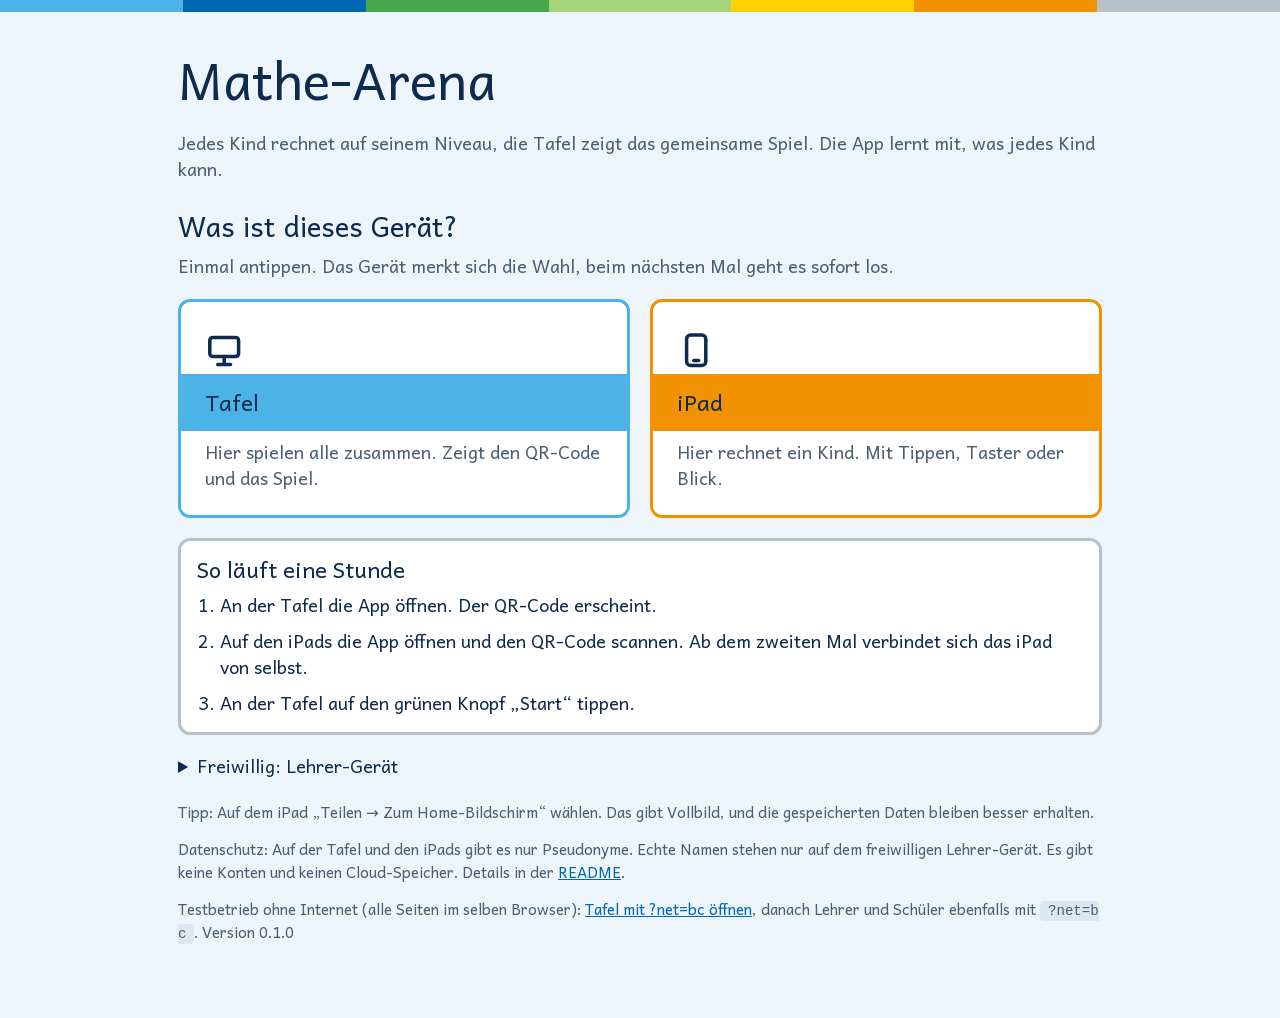
<file: index.html>
<!doctype html>
<html lang="de">
<head>
<meta charset="utf-8">
<meta name="viewport" content="width=device-width, initial-scale=1">
<meta name="apple-mobile-web-app-capable" content="yes">
<meta name="apple-mobile-web-app-title" content="Mathe-Arena">
<title>Mathe-Arena</title>
<link rel="stylesheet" href="design.css?v=3">
<link rel="stylesheet" href="css/style.css?v=13">
</head>
<body class="theme-jugend">
<div class="band" aria-hidden="true"><i></i><i></i><i></i><i></i><i></i><i></i><i></i></div>
<div class="home">
  <h1>Mathe-Arena</h1>
  <p class="muted">Jedes Kind rechnet auf seinem Niveau, die Tafel zeigt das gemeinsame Spiel. Die App lernt mit, was jedes Kind kann.</p>

  <h2 style="margin-top:28px">Was ist dieses Gerät?</h2>
  <p class="muted" style="margin-top:0">Einmal antippen. Das Gerät merkt sich die Wahl, beim nächsten Mal geht es sofort los.</p>
  <div class="tiles">
    <a class="tile" id="lTafel" href="tafel.html" data-role="tafel"><div class="ic"><i data-ic="tv"></i></div><h2>Tafel</h2><div class="muted">Hier spielen alle zusammen. Zeigt den QR-Code und das Spiel.</div></a>
    <a class="tile" id="lSchueler" href="schueler.html" data-role="schueler"><div class="ic"><i data-ic="tablet"></i></div><h2>iPad</h2><div class="muted">Hier rechnet ein Kind. Mit Tippen, Taster oder Blick.</div></a>
  </div>

  <div class="card">
    <h3 style="margin-top:0">So läuft eine Stunde</h3>
    <ol class="steps">
      <li><b>An der Tafel</b> die App öffnen. Der QR-Code erscheint.</li>
      <li><b>Auf den iPads</b> die App öffnen und den QR-Code scannen. Ab dem zweiten Mal verbindet sich das iPad von selbst.</li>
      <li><b>An der Tafel</b> auf den grünen Knopf <b>„Start“</b> tippen.</li>
    </ol>
  </div>

  <details style="margin-top:18px">
    <summary><b>Freiwillig: Lehrer-Gerät</b></summary>
    <p class="muted">Für die echten Namen der Kinder, eine Sicherung der Lernstände und die Steuerung vom Platz aus. Zum Spielen wird es nicht gebraucht. Auf iPad, Mac oder Windows-Rechner öffnen.</p>
    <a class="btn" id="lLehrer" href="lehrer.html" data-role="lehrer"><i data-ic="person"></i> Lehrer-Gerät öffnen</a>
  </details>

  <p class="small muted" style="margin-top:22px">Tipp: Auf dem iPad „Teilen → Zum Home-Bildschirm“ wählen. Das gibt Vollbild, und die gespeicherten Daten bleiben besser erhalten.</p>
  <p class="small muted">Datenschutz: Auf der Tafel und den iPads gibt es nur Pseudonyme. Echte Namen stehen nur auf dem freiwilligen Lehrer-Gerät. Es gibt keine Konten und keinen Cloud-Speicher. Details in der <a href="https://github.com/Walteroelf/Mathe-Arena#readme">README</a>.</p>
  <p class="small muted">Testbetrieb ohne Internet (alle Seiten im selben Browser): <a id="lTest" href="tafel.html?net=bc">Tafel mit ?net=bc öffnen</a>, danach Lehrer und Schüler ebenfalls mit <code>?net=bc</code>. Version <span id="ver"></span></p>
  <p class="small muted" id="roleLine"></p>
</div>
<script src="js/common.js?v=5"></script>
<script>
  document.getElementById('ver').textContent = MR.VERSION;
  var PAGES = { tafel: 'tafel.html', schueler: 'schueler.html', lehrer: 'lehrer.html' };
  var NAMES = { tafel: 'Tafel', schueler: 'iPad', lehrer: 'Lehrer-Gerät' };
  var role = MR.store.get('mr.role', null);
  var wechseln = location.search.indexOf('wechseln') >= 0;
  if (role && PAGES[role] && !wechseln) {
    location.replace(PAGES[role] + MR.netQuery);          // Gerät kennt seine Rolle: gleich weiter
  } else if (role && PAGES[role]) {
    document.getElementById('roleLine').innerHTML = 'Dieses Gerät ist bisher: <b>' + NAMES[role] + '</b>. <a href="#" id="roleReset">Auswahl vergessen</a>';
    document.getElementById('roleReset').onclick = function (e) { e.preventDefault(); MR.store.del('mr.role'); location.href = 'index.html'; };
  }
  document.querySelectorAll('[data-role]').forEach(function (a) {
    a.addEventListener('click', function () { MR.store.set('mr.role', a.dataset.role); a.href = PAGES[a.dataset.role] + MR.netQuery; });
  });
</script>
</body>
</html>
</file>
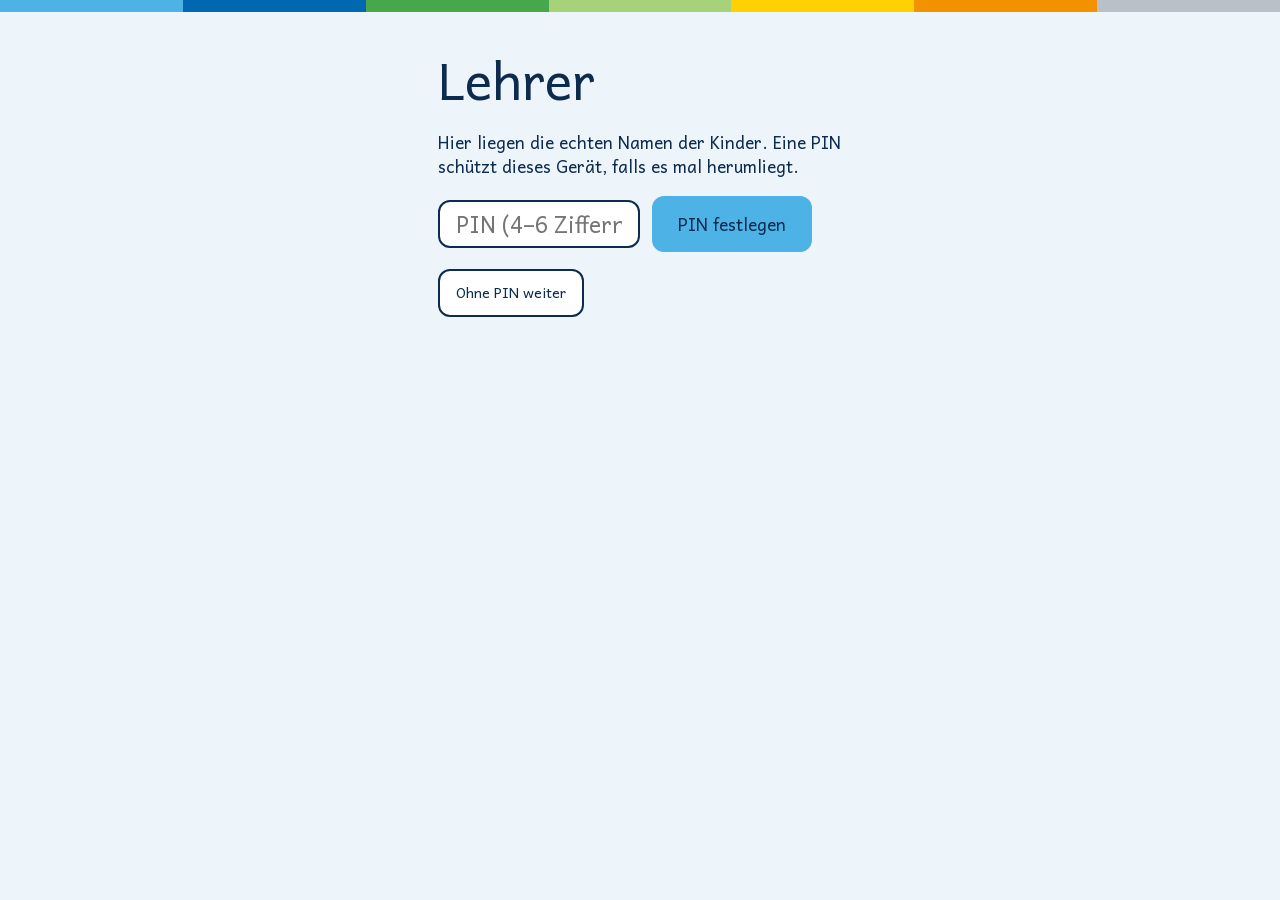
<file: lehrer.html>
<!doctype html>
<html lang="de">
<head>
<meta charset="utf-8">
<meta name="viewport" content="width=device-width, initial-scale=1, viewport-fit=cover">
<meta name="apple-mobile-web-app-capable" content="yes">
<meta name="mobile-web-app-capable" content="yes">
<meta name="apple-mobile-web-app-title" content="Mathe-Arena Lehrer">
<title>Mathe-Arena · Lehrer</title>
<link rel="stylesheet" href="design.css?v=3">
<link rel="stylesheet" href="css/style.css?v=13">
</head>
<body class="teacher theme-jugend">

<div class="band" aria-hidden="true"><i></i><i></i><i></i><i></i><i></i><i></i><i></i></div>
<div id="gate" class="home" style="max-width:440px"></div>

<div id="app" class="hidden">
  <div class="tbar">
    <a href="index.html?wechseln" class="small muted" style="text-decoration:none"><i data-ic="back"></i> Start</a> <b>Lehrer-Gerät</b> <span class="small muted">(freiwillig)</span>
    <span id="chipTafel" class="small"></span>
    <div class="tabs">
      <button data-tab="runde" class="on">Runde</button>
      <button data-tab="klasse">Klasse</button>
      <button data-tab="sicherung">Sicherung</button>
      <button data-tab="hilfe">Hilfe</button>
    </div>
    <button class="btn small" id="lockBtn" style="margin-left:auto"><i data-ic="lock"></i> Sperren</button>
  </div>
  <div class="tmain">
    <div id="bannerBox"></div>

    <section id="tab-runde">
      <div class="card" id="pairCard">
        <h2 style="margin-top:0">Mit der Tafel verbinden</h2>
        <p class="muted" style="margin-top:0">Das Lehrer-Gerät ist freiwillig. Gespielt wird auch ohne. Hier liegen die echten Namen, die Sicherung und die Fernsteuerung.</p>
        <ol class="steps">
          <li><b>An der Tafel</b> (oder auf dem Gerät, das die Tafel sein soll) diese Seite öffnen:<br><code id="tafelUrl"></code>
            <div class="row" style="margin-top:8px"><button class="btn small" id="copyUrl">Adresse kopieren</button><a class="btn small" id="tafelLink" target="_blank" rel="noopener" style="text-decoration:none">Tafel-Seite hier in neuem Tab öffnen (zum Testen)</a></div></li>
          <li>Dort auf <b>Einstellungen</b> tippen, dann auf <b>„Lehrer-Gerät verbinden“</b>. Es erscheinen ein QR-Code und ein Code.</li>
          <li>Den Code hier eintippen (oder den QR-Code mit der Kamera scannen):
            <div class="row" style="margin-top:8px">
              <input id="pairIn" placeholder="z. B. ABCD-XYZABC" style="text-transform:uppercase;letter-spacing:.1em;width:14em;font-size:1.2rem" autocapitalize="characters" autocomplete="off">
              <button class="btn primary" id="pairGo">Koppeln</button>
              <span id="pairMsg" class="small muted"></span>
            </div></li>
        </ol>
      </div>
      <div class="card" id="ctlCard">
        <div class="row">
          <label>Modus <select id="selMode"><option value="koop">Kooperativ (Klassenziel)</option><option value="wett">Wettbewerb (Fortschrittspunkte)</option><option value="ohne">Ohne Wertung</option></select></label>
          <label>Klassenziel <select id="selGoal"><option value="piste">Rennstrecke</option><option value="wiese">Blumenwiese</option></select></label>
          <label>Dauer <select id="selDur"><option value="60">1 Min. (Test)</option><option value="180">3 Min.</option><option value="300">5 Min.</option><option value="480">8 Min.</option><option value="600">10 Min.</option><option value="900">15 Min.</option></select></label>
          <button class="btn good" id="btnStart"><i data-ic="play"></i> Start</button>
          <button class="btn" id="btnStop"><i data-ic="stop"></i> Beenden</button>
          <button class="btn small" id="btnLobby">Lobby</button>
        </div>
        <div id="phaseLine" class="muted" style="margin-top:8px"></div>
      </div>
      <div id="liveBox"></div>
    </section>

    <section id="tab-klasse" class="hidden"></section>

    <section id="tab-sicherung" class="hidden">
      <div class="card">
        <h3>Sicherung</h3>
        <p id="backInfo" class="muted"></p>
        <p class="small muted">Die Datei enthält die echten Namen und alle Lernstände. Bitte mit Passwort verschlüsseln und selbst aufbewahren (Dateien-App, USB-Stick, eigener Rechner).</p>
        <div class="row"><input id="backPw" type="password" placeholder="Passwort (empfohlen)" autocomplete="new-password">
          <button class="btn primary" id="backExport">Sicherung speichern</button></div>
      </div>
      <div class="card">
        <h3>Sicherung einspielen</h3>
        <p class="small muted">Zum Beispiel beim Umzug auf ein anderes Lehrer-Gerät. Pro Kind gilt der neuere Stand.</p>
        <div class="row"><input id="impFile" type="file" accept=".json,application/json"><input id="impPw" type="password" placeholder="Passwort (falls gesetzt)" autocomplete="off">
          <button class="btn" id="backImport">Einspielen</button></div>
        <div id="impMsg" class="small" style="margin-top:8px"></div>
      </div>
      <div class="card">
        <h3>PIN</h3>
        <div class="row"><input id="newPin" type="password" inputmode="numeric" maxlength="6" placeholder="Neue PIN (4–6 Ziffern)" autocomplete="off"><button class="btn" id="setPin">PIN ändern</button><button class="btn danger small" id="noPin">PIN entfernen</button></div>
      </div>
    </section>

    <section id="tab-hilfe" class="hidden">
      <div class="card">
        <h3>So läuft eine Stunde</h3>
        <ol>
          <li>Tafel: Seite „Tafel“ öffnen. Es erscheint ein QR-Code.</li>
          <li>Dieses Gerät: einmal koppeln (Menü an der Tafel). Das Gerät merkt sich die Tafel.</li>
          <li>Kinder: iPad-App öffnen, QR-Code scannen. Ab dem zweiten Mal verbindet sich das iPad von selbst.</li>
          <li>Hier: Modus und Dauer wählen, Start.</li>
        </ol>
        <p class="muted small">Die Ampel: grün läuft, gelb stockt, blau unterfordert oder Aufstieg möglich, rot hat Hilfe angefordert.</p>
      </div>
      <div class="card">
        <h3>Wo liegen die Daten?</h3>
        <p class="small">Lernstand: auf dem iPad des Kindes (Hauptablage) und als Kopie hier. Echte Namen: nur hier auf diesem Gerät. Die Tafel zeigt nur Pseudonyme und speichert nichts. Dieses Gerät ist für die Klasse „zuständig“: Bitte immer dasselbe Gerät benutzen oder Sicherungen einspielen.</p>
      </div>
    </section>
  </div>
</div>

<div id="modal" class="modal hidden"></div>

<script src="lib/peerjs.min.js"></script>
<script src="js/common.js?v=5"></script>
<script src="js/net.js?v=1"></script>
<script src="js/skills.js?v=5"></script>
<script src="js/engine.js?v=2"></script>
<script src="js/kidsettings.js?v=3"></script>
<script src="js/lehrer.js?v=7"></script>
</body>
</html>
</file>
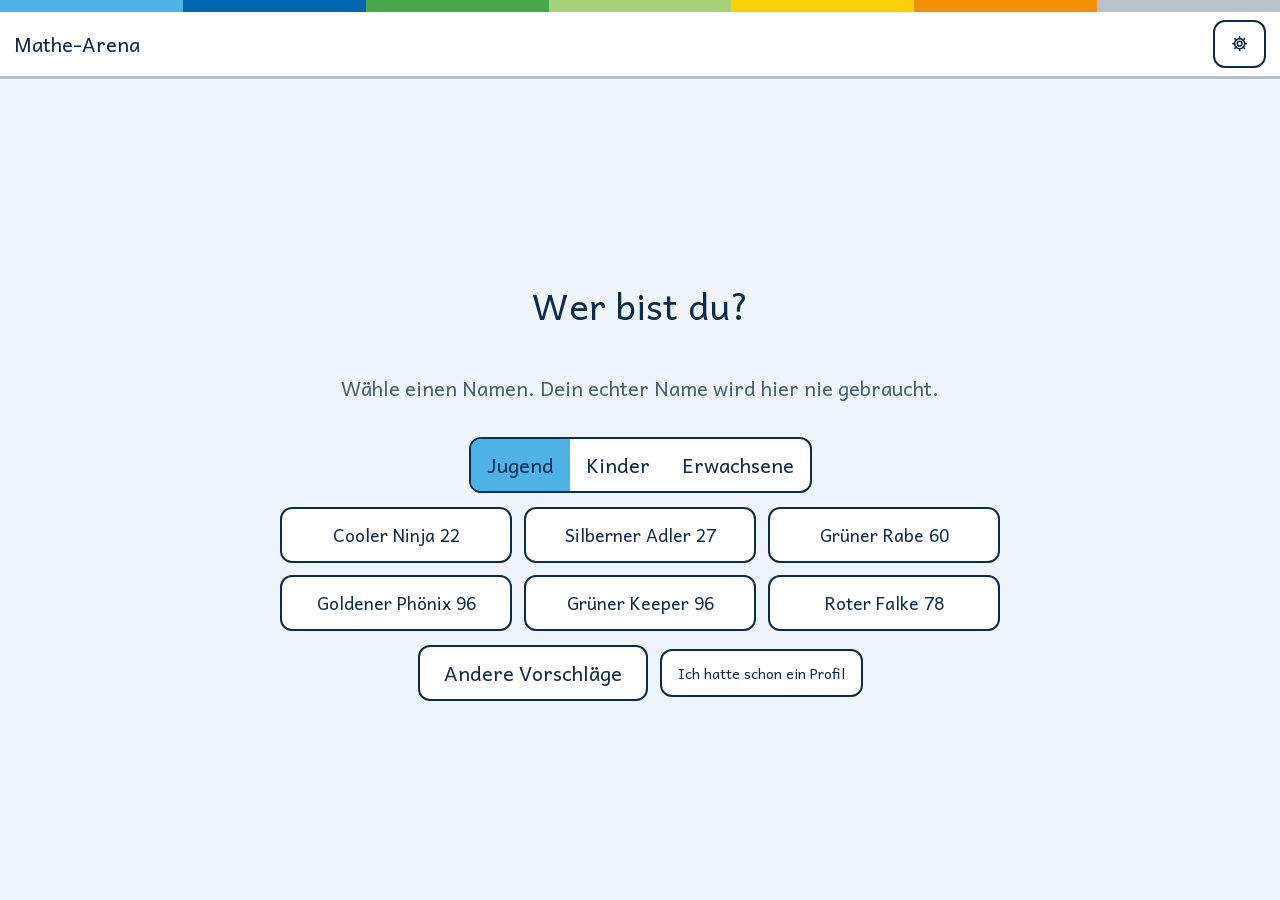
<file: schueler.html>
<!doctype html>
<html lang="de">
<head>
<meta charset="utf-8">
<meta name="viewport" content="width=device-width, initial-scale=1, viewport-fit=cover">
<meta name="apple-mobile-web-app-capable" content="yes">
<meta name="mobile-web-app-capable" content="yes">
<meta name="apple-mobile-web-app-title" content="Mathe-Arena">
<meta name="theme-color" content="#4DB2E6">
<title>Mathe-Arena · iPad</title>
<link rel="stylesheet" href="design.css?v=3">
<link rel="stylesheet" href="css/style.css?v=13">
</head>
<body class="student theme-jugend">
<div class="band" aria-hidden="true"><i></i><i></i><i></i><i></i><i></i><i></i><i></i></div>
<div class="topbar" id="topbar">
  <span class="name" id="tbName">Mathe-Arena</span>
  <span class="small muted" id="tbConn"></span>
  <span class="pts" id="tbPts"></span>
  <button class="btn small" id="gearBtn" aria-label="Einstellungen, 1 Sekunde gedrückt halten"><i data-ic="gear"></i></button>
</div>
<div class="timebar" id="timebar" style="display:none"><i id="timefill" class="bewegung-erlaubt"></i></div>

<section class="screen center" id="scSetup">
  <h1>Wer bist du?</h1>
  <p class="muted">Wähle einen Namen. Dein echter Name wird hier nie gebraucht.</p>
  <div class="seg" id="themeSeg"></div>
  <div class="names" id="nameGrid"></div>
  <div class="row">
    <button class="btn" id="moreNames">Andere Vorschläge</button>
    <button class="btn small" id="restoreBtn">Ich hatte schon ein Profil</button>
  </div>
</section>

<section class="screen center" id="scRoom">
  <h1>Mit der Tafel verbinden</h1>
  <p class="muted">QR-Code an der Tafel scannen oder den Code eintippen.</p>
  <input id="roomIn" maxlength="4" autocapitalize="characters" autocomplete="off" style="font-size:2.4rem;text-align:center;width:9em;letter-spacing:.2em;text-transform:uppercase">
  <div class="row">
    <button class="btn primary" id="roomGo">Verbinden</button>
    <button class="btn" id="soloGo">Allein üben</button>
  </div>
</section>

<section class="screen center" id="scLobby">
  <h1 id="lobHello">Hallo</h1>
  <p id="lobStatus" class="muted"></p>
  <div class="row">
    <button class="btn primary" id="lobSolo">Allein üben</button>
    <button class="btn" id="lobRoom">Verbindung ändern</button>
  </div>
</section>

<section class="screen" id="scPlay">
  <div class="stage" id="stage"></div>
  <div class="bottombar" id="bottombar"></div>
</section>

<section class="screen center" id="scEnd">
  <h1>Runde geschafft</h1>
  <div id="endText" style="font-size:1.4rem;line-height:1.6"></div>
  <button class="btn primary" id="endOk">Weiter</button>
</section>

<div class="settings hidden" id="settings"></div>

<script src="lib/peerjs.min.js"></script>
<script src="js/common.js?v=5"></script>
<script src="js/net.js?v=1"></script>
<script src="js/skills.js?v=5"></script>
<script src="js/engine.js?v=2"></script>
<script src="js/input.js?v=1"></script>
<script src="js/schueler.js?v=5"></script>
</body>
</html>
</file>
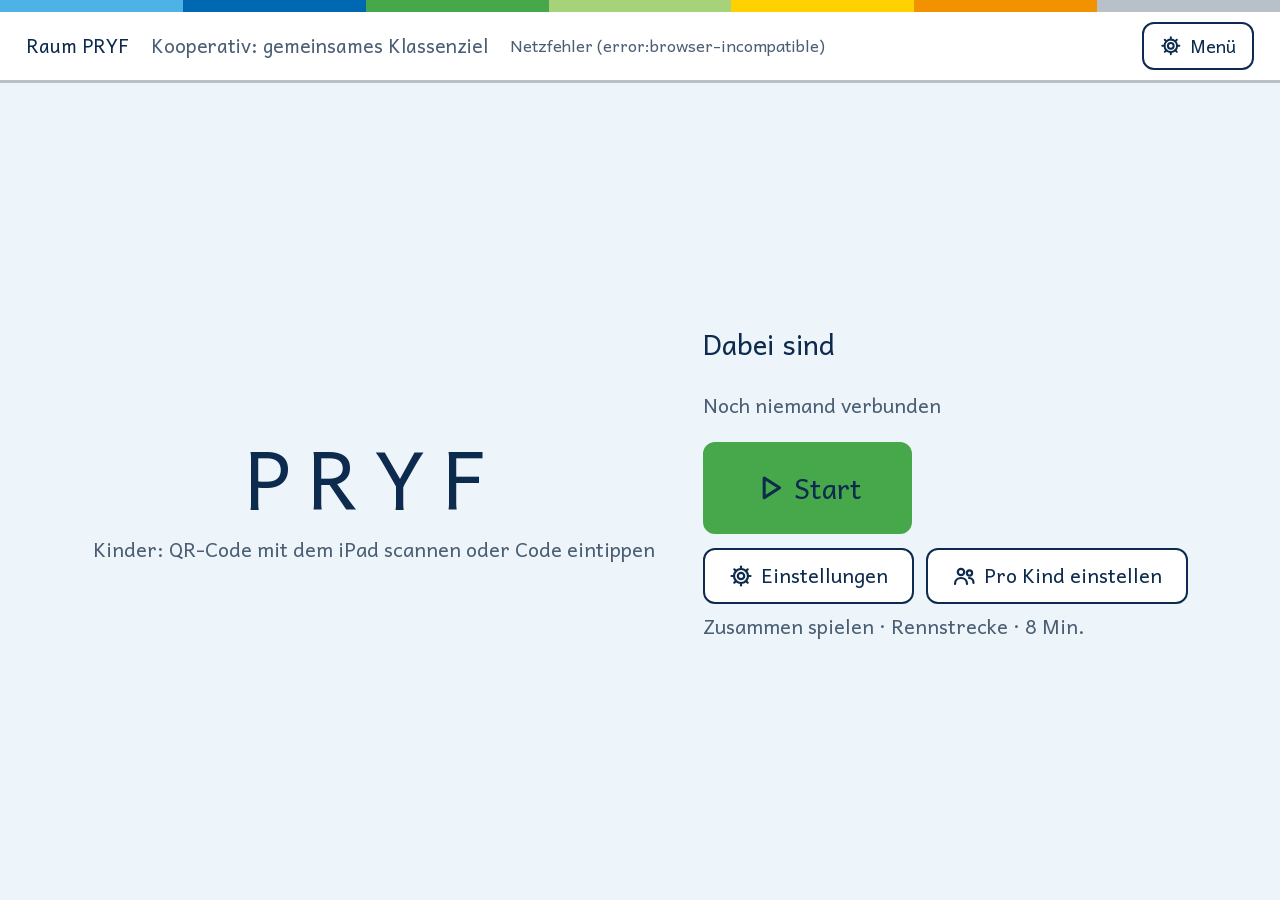
<file: tafel.html>
<!doctype html>
<html lang="de">
<head>
<meta charset="utf-8">
<meta name="viewport" content="width=device-width, initial-scale=1">
<title>Mathe-Arena · Tafel</title>
<link rel="stylesheet" href="design.css?v=3">
<link rel="stylesheet" href="css/style.css?v=13">
</head>
<body class="board theme-jugend">
<div class="band" aria-hidden="true"><i></i><i></i><i></i><i></i><i></i><i></i><i></i></div>
<div class="bbar">
  <div>Raum <b id="roomTag">----</b></div>
  <div id="modeTag" class="muted"></div>
  <div id="netTag" class="muted small"></div>
  <div class="timer" id="timer"></div>
  <button class="gear alertable hidden" id="btnHelp"><i data-ic="hand"></i> Wer braucht Hilfe?</button>
  <button class="gear" id="gear" aria-label="Menü"><i data-ic="gear"></i> Menü</button>
</div>
<div class="bmain">
  <div id="wieseBg" class="hidden" aria-hidden="true">
    <svg id="meadow" viewBox="0 0 1000 420" preserveAspectRatio="xMidYMax meet">
      <rect x="-1200" y="-800" width="3400" height="1220" fill="var(--sky)"/>
      <g class="sun"><circle cx="880" cy="70" r="46" fill="var(--gelb)"/><g stroke="var(--gelb)" stroke-width="8" stroke-linecap="round"><path d="M880 6V-14M880 134V154M816 70H796M944 70H964M835 25L821 11M925 115L939 129M925 25L939 11M835 115L821 129"/></g></g>
      <g fill="#fff" opacity=".9"><ellipse cx="190" cy="80" rx="70" ry="22"/><ellipse cx="240" cy="64" rx="46" ry="22"/><ellipse cx="560" cy="48" rx="60" ry="18"/><ellipse cx="600" cy="36" rx="38" ry="17"/></g>
      <path d="M-1200 160 Q-300 110 200 150 T800 140 T1600 150 L2200 420 L-1200 420Z" fill="var(--hill1)"/>
      <path d="M-1200 205 Q-200 165 300 197 T900 189 T2200 201 L2200 420 L-1200 420Z" fill="var(--hill2)"/>
      <g id="flowers"></g>
      <g id="fx"></g>
    </svg>
    <div id="meadowInfo"></div>
  </div>
  <section class="view" id="vLobby">
    <div style="text-align:center">
      <div id="qrBox"></div>
      <div class="codeBig" id="codeBig">----</div>
      <div class="muted">Kinder: QR-Code mit dem iPad scannen oder Code eintippen</div>
    </div>
    <div style="max-width:46vw">
      <h2>Dabei sind</h2>
      <div class="chips" id="chips"></div>
      <p class="muted" id="lobHint"></p>
      <div style="margin-top:22px"><button class="btn good huge" id="btnGo"><i data-ic="play"></i> Start</button></div>
      <div class="row" style="margin-top:14px"><button class="btn" id="btnMenu"><i data-ic="gear"></i> Einstellungen</button><button class="btn" id="btnKids"><i data-ic="users"></i> Pro Kind einstellen</button></div>
      <p class="muted" id="setSummary" style="margin-top:8px"></p>
    </div>
  </section>
  <section class="view" id="vRun">
    <div id="trackBox">
      <svg id="track" viewBox="0 0 1000 380" preserveAspectRatio="xMidYMid meet">
        <path id="trackBg" d="M 230 60 H 770 A 130 130 0 0 1 770 320 H 230 A 130 130 0 0 1 230 60 Z" fill="none" stroke="var(--panel2)" stroke-width="64" stroke-linejoin="round"/>
        <path id="trackLine" d="M 230 60 H 770 A 130 130 0 0 1 770 320 H 230 A 130 130 0 0 1 230 60 Z" fill="none" stroke="var(--line)" stroke-width="3" stroke-dasharray="14 14"/>
        <path id="trackFill" d="M 230 60 H 770 A 130 130 0 0 1 770 320 H 230 A 130 130 0 0 1 230 60 Z" fill="none" stroke="var(--hellblau)" stroke-width="64" stroke-linejoin="round" stroke-linecap="round"/>
        <rect x="224" y="28" width="12" height="64" fill="#fff" opacity=".9"/>
        <g id="car"><circle r="26" fill="var(--weiss)"/><circle r="22" fill="var(--gelb)"/><path d="M-8 11V-11M-8 -11h15l-3.5 5.5L7 0H-8" fill="none" stroke="var(--dunkelblau)" stroke-width="3" stroke-linecap="round" stroke-linejoin="round"/></g>
      </svg>
      <div id="pct"><b id="pctNum">0 %</b><span id="pctSub"></span></div>
    </div>
    <div id="lanes" class="hidden"></div>
    <div id="ticker"></div>
  </section>
  <section class="view" id="vEnd">
    <h1 id="endHead">Geschafft!</h1>
    <div class="muted" id="endSub" style="font-size:1.6rem"></div>
    <div class="titles" id="titles"></div>
    <div class="chips" id="endChips"></div>
  </section>
</div>

<div class="overlay hidden" id="ovl">
  <div class="card">
    <div class="row"><h2 class="grow">Einstellungen</h2><button class="btn primary" id="ovlClose">Fertig</button></div>
    <div class="row"><label>Spielart <select id="selMode"><option value="koop">Zusammen spielen (Klassenziel)</option><option value="wett">Wettbewerb (Fortschrittspunkte)</option><option value="ohne">Ohne Wertung</option></select></label></div>
    <div class="row"><label>Klassenziel <select id="selGoal"><option value="piste">Rennstrecke</option><option value="wiese">Blumenwiese</option></select></label>
      <label>Dauer <select id="selDur"><option value="60">1 Min. (Test)</option><option value="180">3 Min.</option><option value="300">5 Min.</option><option value="480">8 Min.</option><option value="600">10 Min.</option><option value="900">15 Min.</option></select></label></div>
    <div class="row"><button class="btn" id="btnStop"><i data-ic="stop"></i> Runde beenden</button><button class="btn" id="btnLobby">Zurück zur Lobby</button></div>
    <hr style="border:0;border-top:2px solid var(--line);width:100%">
    <div><b>Lehrer-Gerät (freiwillig)</b><p class="muted small" style="margin:4px 0 0">Für die echten Namen der Kinder, eine Sicherung der Lernstände und die Steuerung vom Platz aus. Zum Spielen wird es nicht gebraucht.</p></div>
    <div class="row"><button class="btn" id="btnPair2"><i data-ic="person"></i> Lehrer-Gerät verbinden</button><span class="small muted" id="teachTag"></span></div>
    <div class="row"><button class="btn small" id="btnNewRoom">Neuen Raum anlegen</button><button class="btn small" id="btnFull">Vollbild</button><a class="btn small" href="index.html?wechseln">Gerät ändern</a></div>
  </div>
</div>

<div class="overlay hidden" id="ovlKids">
  <div class="card">
    <div class="row"><h2 class="grow">Pro Kind einstellen</h2><button class="btn primary" id="kidsClose">Schließen</button></div>
    <p class="muted small" style="margin:0">Eingabeart (Tippen, Taster, Blick), Antwortform, Bereiche und Stufen. Die Einstellungen liegen danach auf dem iPad des Kindes. Nur für die Lehrkraft gedacht.</p>
    <div id="kidsList"></div>
  </div>
</div>

<div class="modal hidden" id="kidModal"></div>

<div class="overlay hidden" id="ovlHelp">
  <div class="card">
    <div class="row"><h2 class="grow">Wer braucht Hilfe?</h2><button class="btn primary" id="helpClose">Schließen</button></div>
    <div id="helpList"></div>
    <p class="muted small">Nur für die Lehrkraft gedacht. Bitte nach dem Hinschauen wieder schließen.</p>
  </div>
</div>

<div class="overlay hidden" id="ovlPair">
  <div class="card">
    <div class="row"><h2 class="grow">Lehrer-Gerät koppeln</h2><button class="btn" id="pairClose">Schließen</button></div>
    <ol class="steps">
      <li>Auf dem Lehrer-Gerät (iPad, Mac oder Windows) diese Seite öffnen:<br><b id="pairUrl"></b></li>
      <li>Dort den QR-Code scannen <i>oder</i> diesen Code eintippen:</li>
    </ol>
    <div id="pairQr"></div>
    <div style="text-align:center"><b style="font-size:2.4rem;letter-spacing:.12em" id="pairCode">------</b></div>
    <p class="muted small">Diesen Code bitte nicht der Klasse zeigen. Nach dem Koppeln schließt sich dieses Fenster von selbst.</p>
  </div>
</div>

<script src="lib/peerjs.min.js"></script>
<script src="lib/qrcode.js"></script>
<script src="js/common.js?v=5"></script>
<script src="js/net.js?v=1"></script>
<script src="js/skills.js?v=5"></script>
<script src="js/engine.js?v=2"></script>
<script src="js/kidsettings.js?v=3"></script>
<script src="js/tafel.js?v=9"></script>
</body>
</html>
</file>
<file: design.css>
/* ==========================================================================
   Gemeinsames Design der Unterrichts-Apps (Förderschule KME)
   Farben angelehnt an Olympia München 1972 (Otl Aicher):
   sieben Farben plus Weiß, kein Rot, kein Schwarz. Regeln: DESIGN.md
   Diese Datei ist in allen Apps gleich. App-eigenes gehört in style.css.
   Version 3 (Dunkelmodus in Mittelblau)
   ========================================================================== */

:root {
  /* Palette */
  --hellblau:    #4DB2E6;  /* Hauptfarbe, Hauptknopf */
  --blau:        #0067B1;  /* nur Schrift, Links, Linien, Symbole auf Weiß, nie als Fläche */
  --gruen:       #46A84A;  /* „Richtig“, Weiter */
  --hellgruen:   #A6D27A;
  --gelb:        #FFD100;  /* Hinweis, Markierung, Fokus */
  --orange:      #F39200;  /* „Schau noch mal“ */
  --silber:      #B9C1C8;
  --weiss:       #FFFFFF;
  --dunkelblau:  #0D2B4E;  /* Schrift statt Schwarz, auf jeder Farbfläche */

  /* Fachfarben als Signal im Stundenplan. Nur als Fläche mit dunkelblauer Schrift.
     Deutsch ist ein warmes Zinnoberrot, kein Signalrot (4,7 : 1 mit Dunkelblau). */
  --fach-deutsch: #EF6B45;
  --fach-mathe:   var(--hellblau);

  /* Akzent der App: Hauptknöpfe, Auswahl. Standard Hellblau, eine App kann ihre Fachfarbe setzen. */
  --app-akzent:  var(--hellblau);

  /* dunklere Töne für farbige Schrift auf Weiß */
  --gruen-text:  #1E6B2A;
  --orange-text: #9A4F00;
  --gruen-schrift: var(--gruen-text);    /* im Dunkelmodus heller */
  --orange-schrift: var(--orange-text);

  /* Rollen (wechseln im Dunkelmodus) */
  --hg:          #EEF5FA;  /* Seitenhintergrund */
  --karte:       #FFFFFF;  /* Karten, Fenster */
  --flaeche-2:   #DCE7F0;  /* Reiterleiste, leise Flächen */
  --auswahl:     #DCEFFA;  /* ausgewählte Karte */
  --text:        var(--dunkelblau);
  --leise:       #4A5E74;  /* Nebentext, 6,1 : 1 auf --hg */
  --linie:       #D5DEE6;  /* Trennlinien (nur Deko) */
  --rand:        #6E8094;  /* Ränder von Eingabefeldern und Schaltern, mind. 3 : 1 */
  --akzent-text: var(--blau);
  --hinweis-text: var(--orange-text);

  /* Schrift */
  --schrift: "Andika", system-ui, -apple-system, sans-serif;
  --gr-1: 18px;
  --gr-2: 22px;
  --gr-3: 28px;
  --gr-4: 36px;

  /* Abstände (8er-Raster) */
  --a-1: 8px;
  --a-2: 16px;
  --a-3: 24px;
  --a-4: 32px;

  /* Formen */
  --rundung: 12px;
  --rundung-gross: 20px;
  --knopf-hoehe: 56px;
  --rand-breite: 2px;

  color-scheme: light dark;
}

@media (prefers-color-scheme: dark) {
  :root {
    --hg:          #1D4F80;  /* Mittelblau, Text 7,4 : 1 */
    --karte:       #23598D;
    --flaeche-2:   #2A6498;
    --auswahl:     #2F6CA3;
    --text:        #E8F1F8;
    --leise:       #D6E7F5;
    --linie:       #3A80BC;
    --rand:        #B4D2EC;
    --akzent-text: #B5E2FC;  /* Hellblau, aufgehellt, damit Schrift auf Mittelblau 4,5 : 1 erreicht */
    --hinweis-text: #FFC266; /* Orange, aufgehellt */
    --gruen-schrift: #BFE39A;
    --orange-schrift: #FFC266;
  }
}

/* ---------- Grundlage ---------- */
*, *::before, *::after { box-sizing: border-box; }
html, body { margin: 0; }
body {
  font-family: var(--schrift);
  font-size: var(--gr-1);
  line-height: 1.4;
  color: var(--text);
  -webkit-text-size-adjust: 100%;
}
button, input, select, textarea { font: inherit; color: inherit; }
button { cursor: pointer; }
button:disabled { opacity: 0.45; cursor: not-allowed; }
a { color: var(--akzent-text); }

/* Fokus-Rahmen für Taster und Tastatur: Gelb innen, Dunkelblau außen, auf jeder Farbe sichtbar */
:focus-visible {
  outline: 4px solid var(--gelb);
  outline-offset: 0;
  box-shadow: 0 0 0 7px var(--dunkelblau);
}

/* ---------- Knöpfe ---------- */
/* Hauptknopf: Hellblau. Alle Knöpfe mit dunkelblauer Schrift, flach, ohne Schatten. */
.knopf {
  display: inline-flex; align-items: center; justify-content: center; gap: var(--a-1);
  min-height: var(--knopf-hoehe);
  padding: 0 var(--a-3);
  border: var(--rand-breite) solid transparent;
  border-radius: var(--rundung);
  background: var(--app-akzent); color: var(--dunkelblau);
  font-weight: 700; text-decoration: none;
}
.knopf.leise   { background: var(--karte); color: var(--text); border-color: var(--rand); }
.knopf.gruen   { background: var(--gruen); }
.knopf.gelb    { background: var(--gelb); }
.knopf.orange  { background: var(--orange); }

/* Symbole: eigene Linien-SVGs, Farbe = Schriftfarbe */
.symbol {
  width: 1.2em; height: 1.2em; flex: none; vertical-align: -0.2em;
  fill: none; stroke: currentColor; stroke-width: 2.2; stroke-linecap: round; stroke-linejoin: round;
}

/* ---------- Ruhige Bewegung, wenn das iPad es so eingestellt hat ----------
   Langsame Anzeigen, die etwas bedeuten (z. B. ein ablaufender Zeitbalken),
   bekommen die Klasse .bewegung-erlaubt und laufen weiter. */
@media (prefers-reduced-motion: reduce) {
  *:not(.bewegung-erlaubt), *::before, *::after {
    animation-duration: 0.01ms !important;
    animation-iteration-count: 1 !important;
    transition-duration: 0.01ms !important;
    scroll-behavior: auto !important;
  }
}
</file>
<file: css/style.css>
/* Mathe-Arena: gemeinsame Gestaltung (Tafel, Lehrer, Schüler)
   Farben, Schrift und Grundregeln aus design.css (Olympia-72-Palette, siehe DESIGN.md).
   Auf jeder Farbfläche steht Dunkelblau, keine weiße Schrift, kein Rot, kein Schwarz.
   "Richtig" ist Grün, "Schau noch mal" Orange. Hier stehen nur die Namen, die diese App zusätzlich nutzt. */
@font-face{ font-family:"Andika"; font-weight:400; font-display:swap; src:url("../schriften/andika-400.woff2") format("woff2"); }

:root{
  --bg:var(--hg); --panel:var(--karte); --panel2:var(--flaeche-2); --line:var(--silber);
  --rand:var(--dunkelblau);          /* kräftige Ränder von Knöpfen und Karten */
  --muted:var(--leise);
  --orange-dunkel:var(--orange-text);
  --accent:var(--hellblau); --on-accent:var(--dunkelblau); --accent2:var(--orange);
  --ok:var(--gruen); --on-ok:var(--dunkelblau); --bad:var(--orange-text); --warn:var(--gelb); --on-gelb:var(--dunkelblau);
  --radius:var(--rundung);
  --sky:#e3f3fc; --hill1:var(--hellgruen); --hill2:var(--gruen);
  --anzeige:var(--schrift);          /* Überschriften auch in Andika */
}
@media (prefers-color-scheme:dark){
  :root{
    --line:var(--linie); --rand:#B4D2EC;
    --bad:var(--orange-schrift);
    --sky:#2A6498; --hill1:#3f8a45; --hill2:#2b6b45;
  }
}
/* Leitfarbe je Stil (nur die Akzentfarbe wechselt), Schrift darauf Dunkelblau */
.theme-kinder{ --accent:var(--orange); --on-accent:var(--dunkelblau); --accent2:var(--hellblau); }
.theme-erwachsen{ --accent:var(--gruen); --on-accent:var(--dunkelblau); --accent2:var(--orange); }

*{ box-sizing:border-box; -webkit-tap-highlight-color:transparent; }
html,body{ margin:0; height:100%; }
body{ background:var(--bg); color:var(--text); font:18px/1.45 var(--schrift); overscroll-behavior:none; }
h1,h2,h3{ margin:.2em 0 .4em; line-height:1.15; font-family:var(--anzeige); font-weight:400; }
h1{ font-size:var(--gr-4); } h2{ font-size:var(--gr-3); } h3{ font-size:var(--gr-2); }
b,strong{ font-weight:400; }   /* keine Fettschrift (DESIGN.md): Farbe, Größe oder Platz statt Fett */
button{ font:inherit; color:inherit; cursor:pointer; }
/* Fokus-Rahmen kommt aus design.css (Gelb innen, Dunkelblau außen) */
.hidden{ display:none !important; }
.muted{ color:var(--muted); }
.small{ font-size:.85em; }
.row{ display:flex; gap:12px; align-items:center; flex-wrap:wrap; }
.grow{ flex:1; }

/* Farbband wie auf der Übersichtsseite */
.band{ display:flex; height:12px; flex:none; }
.band i{ flex:1; }
.band i:nth-child(1){ background:var(--hellblau); } .band i:nth-child(2){ background:var(--blau); } .band i:nth-child(3){ background:var(--gruen); } .band i:nth-child(4){ background:var(--hellgruen); }
.band i:nth-child(5){ background:var(--gelb); } .band i:nth-child(6){ background:var(--orange); } .band i:nth-child(7){ background:var(--silber); }

.btn{ display:inline-flex; align-items:center; justify-content:center; gap:var(--a-1); background:var(--panel); color:var(--text); border:var(--rand-breite) solid var(--rand); border-radius:var(--radius); padding:0 var(--a-3); min-height:var(--knopf-hoehe); text-decoration:none; }
.btn:active{ transform:translateY(2px); }
.btn.primary{ background:var(--accent); border-color:var(--accent); color:var(--on-accent); }
.btn.good{ background:var(--ok); border-color:var(--ok); color:var(--on-ok); }
.btn.danger{ background:transparent; border-color:var(--bad); color:var(--bad); }
.btn.small{ min-height:48px; padding:0 var(--a-2); font-size:.9rem; }
.btn.on{ background:var(--auswahl); border-color:var(--akzent-text); }
.btn:disabled{ opacity:.45; cursor:default; }
.btn.big{ font-size:var(--gr-2); padding:0 var(--a-4); min-height:64px; }
.card{ background:var(--panel); border:3px solid var(--line); border-radius:var(--radius); padding:16px; }
input,select{ font:inherit; background:var(--panel); color:var(--text); border:var(--rand-breite) solid var(--rand); border-radius:var(--radius); padding:0 var(--a-2); min-height:48px; max-width:100%; }

input[type=checkbox],input[type=radio]{ min-height:0; width:22px; height:22px; accent-color:var(--accent); }
label.chk{ display:flex; gap:var(--a-1); align-items:center; min-height:48px; }
.seg{ display:inline-flex; border:var(--rand-breite) solid var(--rand); border-radius:var(--radius); overflow:hidden; background:var(--panel); }
.seg button{ border:0; background:transparent; padding:0 var(--a-2); min-height:52px; display:inline-flex; align-items:center; gap:var(--a-1); }
.seg button.on{ background:var(--accent); color:var(--on-accent); }
.dot{ display:inline-block; width:12px; height:12px; border-radius:50%; background:var(--silber); vertical-align:middle; }
.dot.ok{ background:var(--gruen); } .dot.bad{ background:var(--orange-dunkel); } .dot.warn{ background:var(--gelb); } .dot.blue{ background:var(--hellblau); }
.steps{ margin:0; padding-left:1.3em; display:flex; flex-direction:column; gap:10px; }
code{ background:var(--panel2); border-radius:4px; padding:2px 8px; word-break:break-all; font-size:.92em; }
.banner{ background:color-mix(in srgb,var(--gelb) 30%,var(--panel)); border:3px solid var(--gelb); border-radius:var(--radius); padding:10px 14px; }

/* ---------- Startseite ---------- */
.home{ max-width:960px; margin:0 auto; padding:28px 18px 60px; }
.home h1{ font-size:clamp(2rem,6vw,3.2rem); }
.home .tiles{ display:grid; grid-template-columns:repeat(auto-fit,minmax(250px,1fr)); gap:20px; margin:20px 0; }
.tile{ display:block; text-decoration:none; color:inherit; background:var(--panel); border:3px solid var(--c,var(--hellblau)); border-radius:var(--rundung); overflow:hidden; }
.tile:hover{ background:var(--auswahl); }
.tile h2{ margin:0; padding:var(--a-2) var(--a-3); background:var(--c,var(--hellblau)); color:var(--dunkelblau); font-size:var(--gr-2); }
.tile .ic{ font-size:2.4rem; padding:var(--a-2) var(--a-3) 0; color:var(--text); }
.tile .ic .symbol{ width:1em; height:1em; }
.tile .muted{ padding:var(--a-1) var(--a-3) var(--a-3); }
#lTafel{ --c:var(--hellblau); } #lLehrer{ --c:var(--gruen); } #lSchueler{ --c:var(--orange); }

/* ---------- Schüler ---------- */
body.student{ display:flex; flex-direction:column; height:100dvh; overflow:hidden; user-select:none; -webkit-user-select:none; touch-action:manipulation; font-size:20px; }
.topbar{ display:flex; align-items:center; gap:10px; padding:8px 14px; background:var(--panel); border-bottom:3px solid var(--line); min-height:54px; }
.topbar .name{ font-family:var(--anzeige); }
.topbar .pts{ margin-left:auto; font-variant-numeric:tabular-nums; }
.timebar{ height:8px; background:var(--panel2); }
.timebar i{ display:block; height:100%; width:100%; background:var(--accent); transition:width .25s linear; }
.screen{ flex:1; min-height:0; display:none; flex-direction:column; padding:14px; overflow:auto; }
.screen.on{ display:flex; }
.center{ align-items:center; justify-content:center; text-align:center; gap:14px; }
.names{ display:grid; grid-template-columns:repeat(auto-fit,minmax(200px,1fr)); gap:12px; width:100%; max-width:720px; }
.names .btn{ font-size:1.1rem; }

.stage{ flex:1; min-height:0; display:flex; flex-direction:column; position:relative; }
.qwrap{ flex:0 0 auto; text-align:center; padding:6px 0 10px; }
.q{ font-size:clamp(2.4rem,9vw,5rem); letter-spacing:.02em; font-variant-numeric:tabular-nums; }
.visual svg{ width:min(70vw,420px); max-height:30vh; }
.hintBox{ min-height:0; color:var(--muted); font-size:1.1rem; }
.hintBox svg{ width:min(60vw,300px); max-height:22vh; }
#ans{ flex:1; min-height:0; display:flex; flex-direction:column; }
.opts{ flex:1; min-height:0; display:grid; gap:14px; padding:4px 0; }
.opts.n4{ grid-template-columns:1fr 1fr; grid-template-rows:1fr 1fr; }
.opts.n2{ grid-template-columns:1fr 1fr; }
.opt{ position:relative; background:var(--panel); border:4px solid var(--rand); border-radius:var(--radius); font-size:clamp(2rem,8vw,4.2rem); display:flex; align-items:center; justify-content:center; min-height:80px; overflow:hidden; }
.opt:active{ transform:translateY(2px); }
.opt.scan{ background:var(--gelb); color:var(--on-gelb); border-color:var(--dunkelblau); border-width:8px; }
.opt.right{ background:var(--gruen); border-color:var(--gruen); color:var(--dunkelblau); }
.opt.wrong{ background:var(--orange); border-color:var(--orange); color:var(--dunkelblau); }
.dwelling::after{ content:""; position:absolute; inset:0; background:color-mix(in srgb,var(--hellblau) 70%,transparent); animation:dwell var(--dwell,1200ms) linear forwards !important; pointer-events:none; }
@keyframes dwell{ from{ clip-path:inset(100% 0 0 0);} to{ clip-path:inset(0 0 0 0);} }
.shape{ width:46%; aspect-ratio:1; }
.pad{ flex:1; min-height:0; display:flex; flex-direction:column; gap:10px; }
.padval{ text-align:center; font-size:clamp(2.2rem,8vw,4rem); min-height:1.3em; background:var(--panel); border:4px solid var(--rand); border-radius:var(--radius); }
.padgrid{ flex:1; min-height:0; display:grid; grid-template-columns:repeat(3,1fr); grid-template-rows:repeat(4,1fr); gap:10px; }
.padgrid button{ background:var(--panel); border:3px solid var(--rand); border-radius:var(--radius); font-size:2.2rem; }
.padgrid button:active{ transform:translateY(2px); }
.padgrid button.go{ background:var(--gruen); border-color:var(--gruen); color:var(--dunkelblau); }
.bottombar{ display:flex; gap:10px; padding:8px 14px 12px; }
.bottombar .btn{ flex:1; }
.flashOk{ animation:fok .5s; } .flashBad{ animation:fbad .5s; }
@keyframes fok{ 0%{ box-shadow:inset 0 0 0 0 var(--gruen);} 30%{ box-shadow:inset 0 0 0 14px var(--gruen);} 100%{ box-shadow:inset 0 0 0 0 var(--gruen);} }
@keyframes fbad{ 0%{ box-shadow:inset 0 0 0 0 var(--orange);} 30%{ box-shadow:inset 0 0 0 14px var(--orange);} 100%{ box-shadow:inset 0 0 0 0 var(--orange);} }
.upBanner{ position:absolute; left:50%; top:8%; transform:translateX(-50%); background:var(--gelb); color:var(--on-gelb); border:4px solid var(--on-gelb); padding:10px 22px; border-radius:var(--radius); font-family:var(--anzeige); font-size:1.3rem; z-index:5; animation:pop .4s; }
@keyframes pop{ from{ transform:translateX(-50%) scale(.6); opacity:0;} to{ transform:translateX(-50%) scale(1); opacity:1;} }

/* Stufe 0 */
.s0{ flex:1; display:flex; flex-direction:column; align-items:center; justify-content:center; gap:18px; text-align:center; position:relative; }
.s0 .say{ font-size:clamp(1.6rem,5vw,2.6rem); min-height:1.3em; }
.bigTarget{ position:relative; width:min(62vw,52vh); aspect-ratio:1; border-radius:50%; background:var(--accent); color:var(--on-accent); display:flex; align-items:center; justify-content:center; font-size:2rem; overflow:hidden; border:8px solid var(--rand); }
.bigTarget.calm{ opacity:.22; }
.bigTarget.go{ animation:pulse 1s infinite; border-color:var(--gelb); }
@keyframes pulse{ 0%,100%{ transform:scale(1);} 50%{ transform:scale(1.06);} }
.slots{ display:flex; gap:14px; justify-content:center; }
.slot{ width:min(14vw,90px); aspect-ratio:1; border-radius:50%; border:5px dashed var(--line); }
.slot.f{ border:0; background:var(--gruen); }
.numBig{ font-family:var(--anzeige); font-size:clamp(4rem,16vw,9rem); line-height:1; }
.particle{ position:absolute; width:14px; height:14px; border-radius:50%; pointer-events:none; animation:fly .9s ease-out forwards; }
@keyframes fly{ from{ transform:translate(0,0) scale(1); opacity:1;} to{ transform:translate(var(--dx),var(--dy)) scale(.2); opacity:0;} }

.settings{ position:fixed; inset:0; background:var(--bg); z-index:50; overflow:auto; padding:16px; }
.settings .inner{ max-width:720px; margin:0 auto; display:flex; flex-direction:column; gap:14px; }
.testbox{ display:flex; align-items:center; gap:12px; padding:12px; border:3px dashed var(--line); border-radius:var(--radius); }
.testbox.learning{ border-color:var(--gelb); background:color-mix(in srgb,var(--gelb) 25%,transparent); }
.testdot{ width:26px; height:26px; border-radius:50%; background:var(--panel2); border:3px solid var(--line); }
.testdot.down{ background:var(--gruen); border-color:var(--gruen); }

/* ---------- Tafel ---------- */
body.board{ height:100dvh; overflow:hidden; display:flex; flex-direction:column; cursor:default; font-size:20px; }
.bbar{ display:flex; align-items:center; gap:22px; padding:10px 26px; background:var(--panel); border-bottom:3px solid var(--line); font-size:1.2rem; }
.bbar .timer{ margin-left:auto; font-family:var(--anzeige); font-size:2.6rem; font-variant-numeric:tabular-nums; }
.bbar .gear{ display:inline-flex; align-items:center; gap:var(--a-1); background:var(--panel); border:var(--rand-breite) solid var(--rand); border-radius:var(--radius); padding:0 var(--a-2); min-height:48px; font-size:var(--gr-1); }
.bmain{ flex:1; min-height:0; position:relative; }
.view{ position:absolute; inset:0; padding:24px 32px; display:none; }
.view.on{ display:flex; }
#vLobby{ gap:48px; align-items:center; justify-content:center; }
#qrBox canvas{ width:min(38vh,34vw); height:min(38vh,34vw); border:3px solid var(--line); }
.codeBig{ font-family:var(--anzeige); font-size:5rem; letter-spacing:.2em; }
.chips{ display:flex; flex-wrap:wrap; gap:12px; }
.chip{ display:inline-flex; align-items:center; gap:8px; padding:8px 18px; border-radius:999px; background:var(--panel); border:4px solid var(--c,var(--line)); font-size:1.3rem; }
.chip.off{ opacity:.4; }
.chip .dot{ background:var(--c); }
#vRun{ flex-direction:column; gap:14px; }
#trackBox{ position:relative; flex:1; min-height:0; }
#track{ width:100%; height:100%; }
#pct{ position:absolute; left:0; right:0; top:50%; transform:translateY(-50%); text-align:center; pointer-events:none; }
#pct b{ font-family:var(--anzeige); font-size:6rem; display:block; line-height:1; }
#pct span{ font-size:1.6rem; color:var(--muted); }
#lanes{ flex:1; min-height:0; display:flex; flex-direction:column; justify-content:center; gap:10px; }
.lane{ display:grid; grid-template-columns:230px 1fr 90px; gap:14px; align-items:center; font-size:1.4rem; }
.lane .bar{ height:34px; background:var(--panel2); border:3px solid var(--line); border-radius:999px; overflow:hidden; }
.lane .bar i{ display:block; height:100%; width:0; background:var(--c); border-radius:999px; transition:width .6s ease; }
.lane .v{ text-align:right; font-variant-numeric:tabular-nums; }
#ticker{ height:46px; display:flex; gap:12px; overflow:hidden; align-items:center; }
.tick{ padding:6px 14px; border-radius:999px; background:var(--panel); border:3px solid var(--c); animation:pop2 .4s; white-space:nowrap; }
@keyframes pop2{ from{ transform:scale(.6); opacity:0;} to{ transform:scale(1); opacity:1;} }
#vEnd{ flex-direction:column; align-items:center; justify-content:center; text-align:center; gap:18px; }
#vEnd h1{ font-size:4.2rem; }
.titles{ display:flex; gap:18px; flex-wrap:wrap; justify-content:center; }
.titleCard{ background:var(--panel); border:4px solid var(--gelb); border-radius:var(--radius); padding:16px 26px; min-width:220px; }
.titleCard .ic{ font-size:2.6rem; color:var(--text); }
.titleCard .ic .symbol{ width:1em; height:1em; }
.overlay{ position:fixed; inset:0; background:rgb(13 43 78 / .8); z-index:30; display:flex; align-items:center; justify-content:center; padding:20px; }
.overlay .card{ max-width:640px; width:100%; display:flex; flex-direction:column; gap:14px; max-height:92vh; overflow:auto; border-color:var(--rand); }
.overlay canvas{ width:240px; height:240px; align-self:center; border:3px solid var(--line); }

/* ---------- Lehrer ---------- */
body.teacher{ min-height:100dvh; height:auto; font-size:17px; }
.tbar{ position:sticky; top:0; z-index:10; display:flex; align-items:center; gap:12px; flex-wrap:wrap; padding:10px 16px; background:var(--panel); border-bottom:3px solid var(--line); }
.tabs{ display:flex; gap:6px; }
.tabs button{ border:0; background:transparent; padding:0 var(--a-2); min-height:48px; border-radius:var(--radius); color:var(--muted); }
.tabs button.on{ background:var(--accent); color:var(--on-accent); }
.tmain{ max-width:1100px; margin:0 auto; padding:16px; display:flex; flex-direction:column; gap:16px; }
.kids{ display:grid; grid-template-columns:repeat(auto-fill,minmax(260px,1fr)); gap:14px; }
.kid{ background:var(--panel); border:3px solid var(--line); border-radius:var(--radius); padding:12px; display:flex; flex-direction:column; gap:6px; }
.kid.red{ border-color:var(--orange-dunkel); background:color-mix(in srgb,var(--orange) 14%,var(--panel)); }
.kid.yellow{ border-color:var(--gelb); border-width:4px; }
.kid.blue{ border-color:var(--blau); border-width:4px; }
.kid.green{ border-color:var(--gruen); }
.kid.off{ opacity:.55; }
.kid .nm{ font-family:var(--anzeige); font-size:1.1rem; display:flex; gap:8px; align-items:center; }
.kid .tk{ font-size:1.4rem; min-height:1.6em; font-variant-numeric:tabular-nums; }
.lv{ display:flex; gap:6px; flex-wrap:wrap; }
.lv span{ background:var(--panel2); border-radius:4px; padding:2px 8px; font-size:.8rem; }
table.tbl{ width:100%; border-collapse:collapse; }
table.tbl th,table.tbl td{ text-align:left; padding:8px 10px; border-bottom:2px solid var(--line); vertical-align:middle; }
.modal{ position:fixed; inset:0; background:rgb(13 43 78 / .8); z-index:40; display:flex; align-items:flex-start; justify-content:center; padding:16px; overflow:auto; }
.modal .card{ width:100%; max-width:640px; display:flex; flex-direction:column; gap:12px; border-color:var(--rand); }
.field{ display:grid; grid-template-columns:150px 1fr; gap:10px; align-items:center; }
@media (max-width:640px){ .field{ grid-template-columns:1fr; } }

/* ---------- Blumenwiese (Tafel) ---------- */
#wieseBg{ position:absolute; inset:0; overflow:hidden; background:var(--sky); }
#wieseBg.low{ top:58%; }
#wieseBg.low #meadowInfo{ display:none; }
#vEnd.wiese{ justify-content:flex-start; gap:10px; padding-top:16px; }
#vEnd.wiese h1{ font-size:3rem; margin:0; }
#vEnd.wiese .titleCard{ padding:8px 18px; min-width:180px; }
#vEnd.wiese .titleCard .ic{ font-size:2rem; }
#vEnd.wiese #endChips{ display:none; }
#meadow{ width:100%; height:100%; overflow:visible; display:block; }
#meadowInfo{ position:absolute; left:28px; top:22px; background:var(--panel); border:4px solid var(--gruen); border-radius:var(--radius); padding:8px 18px; font-size:1.5rem; }
#ticker{ margin-top:auto; position:relative; }
.fl-stem{ transform-origin:0 0; animation:stemUp .8s ease-out both; }
.fl-head{ transform-origin:0 0; animation:bloomIn .7s .55s cubic-bezier(.2,1.7,.4,1) both; }
@keyframes stemUp{ from{ transform:scaleY(0); } to{ transform:scaleY(1); } }
@keyframes bloomIn{ from{ transform:scale(0) rotate(-50deg); } to{ transform:scale(1) rotate(0); } }
.bfly{ animation:flyAcross 8s linear forwards; }
.bfly .wing{ transform-origin:0 0; animation:flap .25s ease-in-out infinite alternate; }
@keyframes flyAcross{ from{ transform:translate(-60px,var(--y)); } 50%{ transform:translate(500px,calc(var(--y) - 50px)); } to{ transform:translate(1060px,var(--y)); } }
@keyframes flap{ from{ transform:scaleX(1); } to{ transform:scaleX(.35); } }
@media (prefers-reduced-motion:reduce){ .fl-stem,.fl-head{ animation-duration:.01s; animation-delay:0s; } .bfly{ display:none; } }

.btn.huge{ font-size:var(--gr-3); padding:0 48px; min-height:92px; }
.bbar .gear.alert{ background:var(--orange); border-color:var(--dunkelblau); color:var(--dunkelblau); }
.helpRow{ display:flex; gap:12px; align-items:center; flex-wrap:wrap; padding:10px 0; border-bottom:2px solid var(--line); }
.helpRow.help{ background:color-mix(in srgb,var(--orange) 18%,transparent); }
.helpRow.idle,.helpRow.err{ background:color-mix(in srgb,var(--gelb) 22%,transparent); }
.helpRow.off{ opacity:.5; }

.bbar>*{ white-space:nowrap; }
.bbar{ flex-wrap:wrap; }

#ovlKids .card{ max-width:760px; }
#kidModal{ z-index:60; }

/* Neue Aufgabenarten: Einsammeln, Zählen und Tippen, Zahlen nachspuren */
.tc,.tr{ flex:1; display:flex; flex-direction:column; align-items:center; justify-content:center; gap:14px; text-align:center; width:100%; }
.tc .say,.tr .say{ font-size:clamp(1.4rem,4.5vw,2.2rem); }
.tcItems{ width:min(86vw,58vh); }
.tcSvg{ width:100%; overflow:visible; }
.tcItem circle{ fill:var(--panel); stroke:var(--rand); stroke-width:2.2; transition:fill .2s; }
.tcItem text{ font-size:9px; fill:var(--dunkelblau); font-family:var(--schrift); }
.tcItem.on circle{ fill:var(--gruen); stroke:var(--gruen); }
.tcNum{ font-family:var(--anzeige); font-size:clamp(3rem,12vw,6rem); line-height:1; }
.coinRow{ display:flex; gap:3vw; justify-content:center; min-height:min(18vw,16vh); }
.coin{ width:min(18vw,16vh); height:auto; transition:transform .7s ease-in,opacity .7s ease-in; }
.coin.gone{ transform:translateY(22vh) scale(.15); opacity:0; }
.bag{ width:min(24vw,20vh); }
.bag.bump{ animation:bump .35s; }
@keyframes bump{ 50%{ transform:scale(1.18); } }
.trWrap{ flex:1; min-height:0; display:flex; align-items:center; justify-content:center; width:100%; }
#trc{ touch-action:none; background:var(--panel); border:3px solid var(--line); border-radius:var(--radius); max-height:100%; }
table.tbl th{ font-weight:400; color:var(--muted); }
</file>
